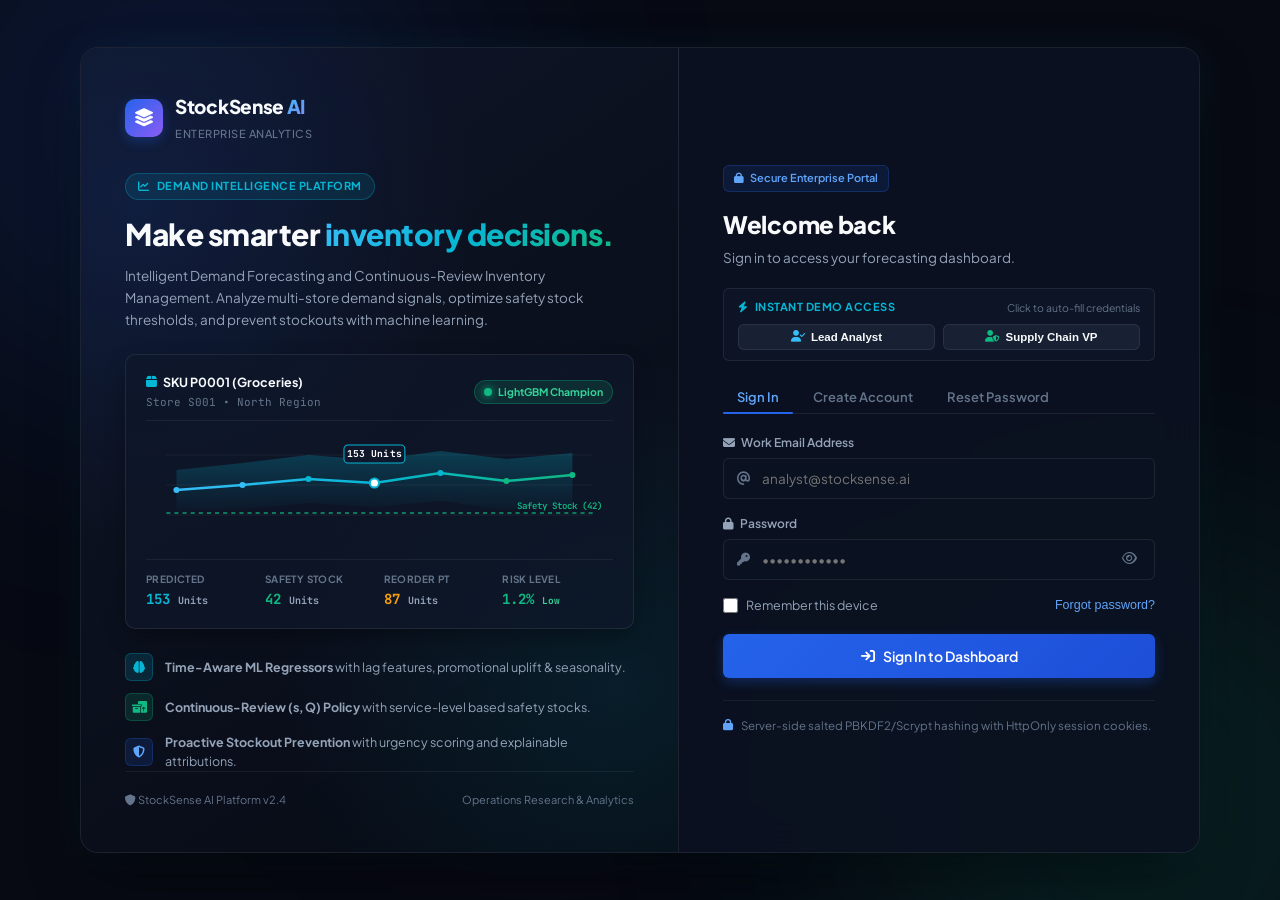
<file: templates/login.html>
<!DOCTYPE html>
<html lang="en">
<head>
    <meta charset="UTF-8">
    <meta name="viewport" content="width=device-width, initial-scale=1.0">
    <title>Sign In — StockSense AI Enterprise</title>
    <meta name="description" content="Sign in to StockSense AI Intelligent Demand Forecasting & Continuous-Review Inventory Management System.">

    <!-- Google Fonts -->
    <link rel="preconnect" href="https://fonts.googleapis.com">
    <link rel="preconnect" href="https://fonts.gstatic.com" crossorigin>
    <link href="https://fonts.googleapis.com/css2?family=JetBrains+Mono:wght@400;500;600;700&family=Plus+Jakarta+Sans:wght@300;400;500;600;700;800&display=swap" rel="stylesheet">

    <!-- Font Awesome Icons -->
    <link rel="stylesheet" href="https://cdnjs.cloudflare.com/ajax/libs/font-awesome/6.5.1/css/all.min.css">

    <!-- Stylesheet -->
    <link rel="stylesheet" href="/static/css/style.css">
</head>
<body>
    <!-- Ambient Background Lighting -->
    <div class="ambient-glow glow-1"></div>
    <div class="ambient-glow glow-2"></div>
    <div class="ambient-glow glow-3"></div>

    <div class="login-page-wrapper">
        <div class="login-container">
            
            <!-- LEFT SECTION: BRANDING & PRODUCT IDENTITY -->
            <section class="login-branding-panel">
                <div class="branding-top">
                    <!-- Brand Header -->
                    <div class="auth-brand-header">
                        <div class="brand-logo-icon">
                            <i class="fa-solid fa-layer-group"></i>
                        </div>
                        <div class="brand-details">
                            <span class="brand-title">StockSense <span class="gradient-text">AI</span></span>
                            <span class="brand-edition">Enterprise Analytics</span>
                        </div>
                    </div>

                    <!-- Hero Badge & Headline -->
                    <div class="auth-badge-pill">
                        <i class="fa-solid fa-chart-line"></i> Demand Intelligence Platform
                    </div>
                    <h1 class="auth-hero-headline">
                        Make smarter <span class="gradient-cyan-text">inventory decisions.</span>
                    </h1>
                    <p class="auth-hero-subtext">
                        Intelligent Demand Forecasting and Continuous-Review Inventory Management. Analyze multi-store demand signals, optimize safety stock thresholds, and prevent stockouts with machine learning.
                    </p>

                    <!-- Subtle Forecasting Visual Telemetry Card -->
                    <div class="auth-telemetry-card" aria-label="Forecast Telemetry Visual">
                        <div class="telemetry-card-top">
                            <div class="telemetry-sku-info">
                                <span class="telemetry-sku-name">
                                    <i class="fa-solid fa-box text-cyan"></i> SKU P0001 (Groceries)
                                </span>
                                <span class="telemetry-store-tag">Store S001 • North Region</span>
                            </div>
                            <span class="telemetry-live-pill">
                                <span class="pulse-dot"></span> LightGBM Champion
                            </span>
                        </div>

                        <!-- SVG 7-Day Forecast Curve with Confidence Interval Band -->
                        <div class="telemetry-svg-container">
                            <svg viewBox="0 0 460 110" preserveAspectRatio="none">
                                <defs>
                                    <linearGradient id="ciGradient" x1="0" y1="0" x2="0" y2="1">
                                        <stop offset="0%" stop-color="#06b6d4" stop-opacity="0.25" />
                                        <stop offset="100%" stop-color="#06b6d4" stop-opacity="0.02" />
                                    </linearGradient>
                                    <linearGradient id="lineGlow" x1="0" y1="0" x2="1" y2="0">
                                        <stop offset="0%" stop-color="#38bdf8" />
                                        <stop offset="50%" stop-color="#06b6d4" />
                                        <stop offset="100%" stop-color="#10b981" />
                                    </linearGradient>
                                </defs>

                                <!-- Grid lines -->
                                <line x1="20" y1="20" x2="440" y2="20" stroke="rgba(255,255,255,0.05)" stroke-width="1" />
                                <line x1="20" y1="50" x2="440" y2="50" stroke="rgba(255,255,255,0.05)" stroke-width="1" />
                                <line x1="20" y1="80" x2="440" y2="80" stroke="rgba(255,255,255,0.05)" stroke-width="1" />

                                <!-- Safety Stock Threshold Line -->
                                <line x1="20" y1="78" x2="440" y2="78" stroke="#10b981" stroke-width="1.5" stroke-dasharray="4,4" opacity="0.8" />
                                <text x="365" y="74" fill="#10b981" font-size="9" font-family="'JetBrains Mono', monospace" font-weight="600">Safety Stock (42)</text>

                                <!-- 95% Confidence Interval Shaded Area -->
                                <polygon points="
                                    30,35  95,28  160,20  225,25  290,16  355,24  420,18
                                    420,70 355,75 290,66  225,72  160,68  95,74  30,76
                                " fill="url(#ciGradient)" />

                                <!-- Predicted Demand Trajectory Line -->
                                <polyline points="30,55 95,50 160,44 225,48 290,38 355,46 420,40" 
                                    fill="none" stroke="url(#lineGlow)" stroke-width="2.5" stroke-linecap="round" stroke-linejoin="round" />

                                <!-- Data points -->
                                <circle cx="30" cy="55" r="3" fill="#38bdf8" />
                                <circle cx="95" cy="50" r="3" fill="#38bdf8" />
                                <circle cx="160" cy="44" r="3" fill="#06b6d4" />
                                <circle cx="225" cy="48" r="4.5" fill="#fff" stroke="#06b6d4" stroke-width="2" />
                                <circle cx="290" cy="38" r="3" fill="#06b6d4" />
                                <circle cx="355" cy="46" r="3" fill="#10b981" />
                                <circle cx="420" cy="40" r="3" fill="#10b981" />

                                <!-- Tooltip highlight above active point -->
                                <rect x="195" y="10" width="60" height="18" rx="4" fill="#0f172a" stroke="#06b6d4" stroke-width="1" />
                                <text x="225" y="22" fill="#fff" font-size="9.5" font-family="'JetBrains Mono', monospace" font-weight="700" text-anchor="middle">153 Units</text>
                            </svg>
                        </div>

                        <!-- Mini metrics summary -->
                        <div class="telemetry-metrics-bar">
                            <div class="telemetry-stat">
                                <span class="stat-label">Predicted</span>
                                <span class="stat-val text-cyan">153 <small style="font-size:10px; color:#94a3b8;">Units</small></span>
                            </div>
                            <div class="telemetry-stat">
                                <span class="stat-label">Safety Stock</span>
                                <span class="stat-val text-emerald">42 <small style="font-size:10px; color:#94a3b8;">Units</small></span>
                            </div>
                            <div class="telemetry-stat">
                                <span class="stat-label">Reorder Pt</span>
                                <span class="stat-val text-amber">87 <small style="font-size:10px; color:#94a3b8;">Units</small></span>
                            </div>
                            <div class="telemetry-stat">
                                <span class="stat-label">Risk Level</span>
                                <span class="stat-val text-emerald">1.2% <small style="font-size:9.5px; color:#34d399;">Low</small></span>
                            </div>
                        </div>
                    </div>

                    <!-- Core Platform Capabilities -->
                    <div class="auth-features-list">
                        <div class="auth-feature-item">
                            <div class="auth-feature-icon icon-cyan">
                                <i class="fa-solid fa-brain"></i>
                            </div>
                            <span><strong>Time-Aware ML Regressors</strong> with lag features, promotional uplift & seasonality.</span>
                        </div>
                        <div class="auth-feature-item">
                            <div class="auth-feature-icon icon-emerald">
                                <i class="fa-solid fa-boxes-packing"></i>
                            </div>
                            <span><strong>Continuous-Review (s, Q) Policy</strong> with service-level based safety stocks.</span>
                        </div>
                        <div class="auth-feature-item">
                            <div class="auth-feature-icon icon-blue">
                                <i class="fa-solid fa-shield-halved"></i>
                            </div>
                            <span><strong>Proactive Stockout Prevention</strong> with urgency scoring and explainable attributions.</span>
                        </div>
                    </div>
                </div>

                <!-- Left Footer -->
                <div class="branding-footer">
                    <span><i class="fa-solid fa-shield"></i> StockSense AI Platform v2.4</span>
                    <span>Operations Research & Analytics</span>
                </div>
            </section>

            <!-- RIGHT SECTION: LOGIN FORM -->
            <section class="login-form-panel">
                <!-- Portal Security Badge -->
                <div class="auth-portal-badge">
                    <i class="fa-solid fa-lock"></i> Secure Enterprise Portal
                </div>

                <!-- Form Header -->
                <h2 class="auth-form-title">Welcome back</h2>
                <p class="auth-form-desc">Sign in to access your forecasting dashboard.</p>

                <!-- Quick Demo Access Bar -->
                <div class="demo-quick-bar" id="demoQuickBar">
                    <div class="demo-bar-top">
                        <span class="demo-bar-label">
                            <i class="fa-solid fa-bolt"></i> Instant Demo Access
                        </span>
                        <span class="demo-bar-hint">Click to auto-fill credentials</span>
                    </div>
                    <div class="demo-pill-group">
                        <button type="button" class="btn-demo-pill" id="btnFillAnalyst" title="Auto-fill Analyst Credentials (demo@stocksense.ai)">
                            <i class="fa-solid fa-user-check" style="color: #38bdf8;"></i> Lead Analyst
                        </button>
                        <button type="button" class="btn-demo-pill" id="btnFillAdmin" title="Auto-fill Director Credentials (admin@stocksense.ai)">
                            <i class="fa-solid fa-user-shield" style="color: #10b981;"></i> Supply Chain VP
                        </button>
                    </div>
                </div>

                <!-- Tab Navigation (Sign In / Register / Reset) -->
                <div class="auth-tab-bar" role="tablist">
                    <button class="auth-tab active" id="tabBtnSignIn" data-tab="pane-signin" role="tab" aria-selected="true">
                        Sign In
                    </button>
                    <button class="auth-tab" id="tabBtnRegister" data-tab="pane-register" role="tab" aria-selected="false">
                        Create Account
                    </button>
                    <button class="auth-tab" id="tabBtnRecover" data-tab="pane-recover" role="tab" aria-selected="false">
                        Reset Password
                    </button>
                </div>

                <!-- Status / Alert Message Container -->
                <div class="auth-alert" id="authAlert" role="alert">
                    <i class="fa-solid fa-circle-exclamation" id="authAlertIcon"></i>
                    <span id="authAlertText">Notification message</span>
                </div>

                <!-- ========================================== -->
                <!-- TAB PANE 1: SIGN IN FORM                   -->
                <!-- ========================================== -->
                <form class="auth-form-pane active" id="pane-signin" novalidate>
                    <!-- Email Field -->
                    <div class="auth-field-group">
                        <label for="signinEmail">
                            <i class="fa-solid fa-envelope"></i> Work Email Address
                        </label>
                        <div class="auth-input-wrapper">
                            <i class="fa-solid fa-at input-leading-icon"></i>
                            <input 
                                type="email" 
                                id="signinEmail" 
                                name="email" 
                                class="auth-input" 
                                placeholder="analyst@stocksense.ai" 
                                autocomplete="email"
                                required
                            >
                        </div>
                        <span class="auth-field-error" id="signinEmailError">Please enter a valid work email address.</span>
                    </div>

                    <!-- Password Field -->
                    <div class="auth-field-group">
                        <label for="signinPassword">
                            <i class="fa-solid fa-lock"></i> Password
                        </label>
                        <div class="auth-input-wrapper">
                            <i class="fa-solid fa-key input-leading-icon"></i>
                            <input 
                                type="password" 
                                id="signinPassword" 
                                name="password" 
                                class="auth-input" 
                                placeholder="••••••••••••" 
                                autocomplete="current-password"
                                required
                            >
                            <button type="button" class="btn-toggle-password" id="btnToggleSigninPassword" title="Show or hide password" aria-label="Toggle password visibility">
                                <i class="fa-regular fa-eye" id="signinEyeIcon"></i>
                            </button>
                        </div>
                        <span class="auth-field-error" id="signinPasswordError">Password is required.</span>
                    </div>

                    <!-- Options Row: Remember Me & Forgot Password -->
                    <div class="auth-options-row">
                        <label class="auth-remember-label">
                            <input type="checkbox" id="rememberMe" name="remember_me">
                            <span>Remember this device</span>
                        </label>
                        <button type="button" class="auth-link" id="linkForgotPassword">
                            Forgot password?
                        </button>
                    </div>

                    <!-- Primary Sign In Submit Button -->
                    <button type="submit" class="btn-primary btn-block btn-auth-submit" id="btnSignInSubmit">
                        <i class="fa-solid fa-arrow-right-to-bracket" id="signinBtnIcon"></i>
                        <span id="signinBtnText">Sign In to Dashboard</span>
                    </button>
                </form>

                <!-- ========================================== -->
                <!-- TAB PANE 2: CREATE ACCOUNT FORM            -->
                <!-- ========================================== -->
                <form class="auth-form-pane" id="pane-register" novalidate>
                    <!-- Full Name -->
                    <div class="auth-field-group">
                        <label for="regFullName">
                            <i class="fa-solid fa-user"></i> Full Name
                        </label>
                        <div class="auth-input-wrapper">
                            <i class="fa-solid fa-id-badge input-leading-icon"></i>
                            <input 
                                type="text" 
                                id="regFullName" 
                                name="full_name" 
                                class="auth-input" 
                                placeholder="e.g. Jordan Miller" 
                                autocomplete="name"
                                required
                            >
                        </div>
                        <span class="auth-field-error" id="regNameError">Full name is required.</span>
                    </div>

                    <!-- Work Email -->
                    <div class="auth-field-group">
                        <label for="regEmail">
                            <i class="fa-solid fa-envelope"></i> Work Email Address
                        </label>
                        <div class="auth-input-wrapper">
                            <i class="fa-solid fa-at input-leading-icon"></i>
                            <input 
                                type="email" 
                                id="regEmail" 
                                name="email" 
                                class="auth-input" 
                                placeholder="name@enterprise.com" 
                                autocomplete="email"
                                required
                            >
                        </div>
                        <span class="auth-field-error" id="regEmailError">Please enter a valid email address.</span>
                    </div>

                    <!-- Role Selection -->
                    <div class="auth-field-group">
                        <label for="regRole">
                            <i class="fa-solid fa-briefcase"></i> Organizational Role
                        </label>
                        <div class="auth-input-wrapper">
                            <i class="fa-solid fa-sitemap input-leading-icon"></i>
                            <select id="regRole" name="role" class="auth-input" style="padding-left: 38px;">
                                <option value="Inventory Analyst" selected>Inventory Analyst</option>
                                <option value="Supply Chain Planner">Supply Chain Planner</option>
                                <option value="Operations Director">Operations Director</option>
                                <option value="Data Scientist">Data Scientist</option>
                                <option value="Store Manager">Store Manager</option>
                            </select>
                        </div>
                    </div>

                    <!-- Password -->
                    <div class="auth-field-group">
                        <label for="regPassword">
                            <i class="fa-solid fa-lock"></i> Create Password (min 6 characters)
                        </label>
                        <div class="auth-input-wrapper">
                            <i class="fa-solid fa-key input-leading-icon"></i>
                            <input 
                                type="password" 
                                id="regPassword" 
                                name="password" 
                                class="auth-input" 
                                placeholder="••••••••••••" 
                                autocomplete="new-password"
                                required
                            >
                            <button type="button" class="btn-toggle-password" id="btnToggleRegPassword" title="Show or hide password" aria-label="Toggle password visibility">
                                <i class="fa-regular fa-eye" id="regEyeIcon"></i>
                            </button>
                        </div>
                        <span class="auth-field-error" id="regPasswordError">Password must be at least 6 characters.</span>
                    </div>

                    <!-- Register Submit Button -->
                    <button type="submit" class="btn-primary btn-block btn-auth-submit" id="btnRegisterSubmit">
                        <i class="fa-solid fa-user-plus" id="regBtnIcon"></i>
                        <span id="regBtnText">Create Enterprise Account</span>
                    </button>
                </form>

                <!-- ========================================== -->
                <!-- TAB PANE 3: PASSWORD RECOVERY              -->
                <!-- ========================================== -->
                <form class="auth-form-pane" id="pane-recover" novalidate>
                    <p style="font-size: 13px; color: var(--text-secondary); margin-bottom: 6px; line-height: 1.5;">
                        Enter your registered enterprise email address to verify your account and receive recovery credentials.
                    </p>

                    <div class="auth-field-group">
                        <label for="recoverEmail">
                            <i class="fa-solid fa-envelope"></i> Registered Email
                        </label>
                        <div class="auth-input-wrapper">
                            <i class="fa-solid fa-at input-leading-icon"></i>
                            <input 
                                type="email" 
                                id="recoverEmail" 
                                name="email" 
                                class="auth-input" 
                                placeholder="analyst@stocksense.ai" 
                                required
                            >
                        </div>
                        <span class="auth-field-error" id="recoverEmailError">Please enter a valid email address.</span>
                    </div>

                    <!-- Optional Token Direct Reset Box (Shown if token generated or provided) -->
                    <div id="tokenResetSection" style="display: none; flex-direction: column; gap: 14px; margin-top: 8px;">
                        <div class="auth-field-group">
                            <label for="resetToken">
                                <i class="fa-solid fa-ticket"></i> Reset Security Token
                            </label>
                            <div class="auth-input-wrapper">
                                <i class="fa-solid fa-shield-check input-leading-icon"></i>
                                <input type="text" id="resetToken" class="auth-input" placeholder="Security token...">
                            </div>
                        </div>

                        <div class="auth-field-group">
                            <label for="resetNewPassword">
                                <i class="fa-solid fa-key"></i> New Password
                            </label>
                            <div class="auth-input-wrapper">
                                <i class="fa-solid fa-lock input-leading-icon"></i>
                                <input type="password" id="resetNewPassword" class="auth-input" placeholder="Min 6 characters">
                            </div>
                        </div>

                        <button type="button" class="btn-primary btn-block btn-auth-submit" id="btnApplyPasswordReset">
                            <i class="fa-solid fa-check"></i> Set New Password
                        </button>
                    </div>

                    <button type="submit" class="btn-primary btn-block btn-auth-submit" id="btnRecoverSubmit">
                        <i class="fa-solid fa-paper-plane" id="recoverBtnIcon"></i>
                        <span id="recoverBtnText">Send Recovery Request</span>
                    </button>
                </form>

                <!-- Security Assurance Footer -->
                <div class="auth-security-notice">
                    <i class="fa-solid fa-lock"></i>
                    <span>Server-side salted PBKDF2/Scrypt hashing with HttpOnly session cookies.</span>
                </div>
            </section>

        </div>
    </div>

    <!-- Notification Toast Element -->
    <div class="toast-notification" id="toastNotification">
        <i class="fa-solid fa-circle-check toast-icon"></i>
        <span class="toast-message" id="toastMessage">Action completed successfully.</span>
    </div>

    <!-- Login JavaScript Controller -->
    <script src="/static/js/login.js"></script>
</body>
</html>
</file>
<file: static/css/style.css>
/* ==========================================================================
   StockSense AI - Enterprise SaaS Design System
   Modern Dark Mode, Deep Navy Slate, Glassmorphism, Micro-Animations
   ========================================================================== */

:root {
    --bg-base: #070a13;
    --bg-sidebar: #0b1120;
    --bg-workspace: #080d1a;
    --bg-card: rgba(15, 23, 42, 0.75);
    --bg-card-hover: rgba(22, 33, 58, 0.85);
    --bg-input: rgba(11, 18, 33, 0.95);
    --bg-elevated: #111a2e;

    --border-subtle: rgba(255, 255, 255, 0.08);
    --border-card: rgba(255, 255, 255, 0.09);
    --border-focus: #3b82f6;

    --text-primary: #f8fafc;
    --text-secondary: #94a3b8;
    --text-muted: #64748b;

    /* Semantic Accents */
    --accent-blue: #2563eb;
    --accent-blue-hover: #1d4ed8;
    --accent-cyan: #06b6d4;
    --accent-cyan-glow: rgba(6, 182, 212, 0.2);
    --accent-emerald: #10b981;
    --accent-emerald-glow: rgba(16, 185, 129, 0.2);
    --accent-amber: #f59e0b;
    --accent-amber-glow: rgba(245, 158, 11, 0.2);
    --accent-rose: #f43f5e;
    --accent-rose-glow: rgba(244, 63, 94, 0.2);
    --accent-purple: #8b5cf6;
    --accent-purple-glow: rgba(139, 92, 246, 0.2);

    --font-sans: 'Plus Jakarta Sans', -apple-system, BlinkMacSystemFont, 'Segoe UI', Roboto, sans-serif;
    --font-mono: 'JetBrains Mono', monospace;

    --radius-sm: 6px;
    --radius-md: 10px;
    --radius-lg: 14px;
    --radius-xl: 18px;

    --shadow-card: 0 4px 20px -2px rgba(0, 0, 0, 0.4);
    --shadow-glow: 0 0 25px rgba(37, 99, 235, 0.25);
    --transition-fast: 0.2s cubic-bezier(0.16, 1, 0.3, 1);
}

/* Base Reset */
*, *::before, *::after {
    box-sizing: border-box;
    margin: 0;
    padding: 0;
}

body {
    background-color: var(--bg-base);
    color: var(--text-primary);
    font-family: var(--font-sans);
    line-height: 1.5;
    overflow-x: hidden;
    min-height: 100vh;
    -webkit-font-smoothing: antialiased;
}

/* Ambient Radiant Glows */
.ambient-glow {
    position: fixed;
    border-radius: 50%;
    filter: blur(140px);
    pointer-events: none;
    z-index: 0;
    opacity: 0.35;
}
.glow-1 {
    width: 650px;
    height: 650px;
    background: radial-gradient(circle, var(--accent-blue) 0%, transparent 70%);
    top: -200px;
    left: -150px;
}
.glow-2 {
    width: 600px;
    height: 600px;
    background: radial-gradient(circle, var(--accent-emerald) 0%, transparent 70%);
    bottom: -200px;
    right: -150px;
}
.glow-3 {
    width: 450px;
    height: 450px;
    background: radial-gradient(circle, var(--accent-purple) 0%, transparent 70%);
    top: 35%;
    left: 25%;
    opacity: 0.2;
}

/* App Container Layout */
.app-container {
    position: relative;
    z-index: 1;
    display: flex;
    min-height: 100vh;
}

/* ============================================================== */
/* SIDEBAR                                                        */
/* ============================================================== */
.app-sidebar {
    width: 260px;
    min-width: 260px;
    background-color: var(--bg-sidebar);
    border-right: 1px solid var(--border-subtle);
    display: flex;
    flex-direction: column;
    height: 100vh;
    position: sticky;
    top: 0;
    z-index: 100;
}

.sidebar-brand {
    padding: 22px 20px;
    display: flex;
    align-items: center;
    gap: 12px;
    border-bottom: 1px solid var(--border-subtle);
}

.brand-logo-icon {
    width: 38px;
    height: 38px;
    border-radius: var(--radius-md);
    background: linear-gradient(135deg, var(--accent-blue), var(--accent-purple));
    display: flex;
    align-items: center;
    justify-content: center;
    font-size: 18px;
    color: #fff;
    box-shadow: 0 4px 12px rgba(37, 99, 235, 0.3);
}

.brand-title {
    font-size: 17px;
    font-weight: 800;
    letter-spacing: -0.3px;
    display: block;
}

.gradient-text {
    background: linear-gradient(135deg, #38bdf8, #818cf8);
    -webkit-background-clip: text;
    -webkit-text-fill-color: transparent;
}

.brand-edition {
    font-size: 11px;
    color: var(--text-muted);
    font-weight: 500;
    letter-spacing: 0.5px;
    text-transform: uppercase;
}

.sidebar-nav {
    flex: 1;
    overflow-y: auto;
    padding: 16px 12px;
    display: flex;
    flex-direction: column;
    gap: 4px;
}

.nav-section-label {
    font-size: 10px;
    font-weight: 700;
    color: var(--text-muted);
    letter-spacing: 1px;
    padding: 12px 10px 4px 10px;
    text-transform: uppercase;
}

.nav-item {
    display: flex;
    align-items: center;
    gap: 12px;
    padding: 10px 14px;
    border-radius: var(--radius-sm);
    background: transparent;
    border: none;
    color: var(--text-secondary);
    font-family: var(--font-sans);
    font-size: 13.5px;
    font-weight: 500;
    cursor: pointer;
    text-align: left;
    transition: all var(--transition-fast);
    position: relative;
    width: 100%;
}

.nav-item i {
    font-size: 15px;
    width: 18px;
    text-align: center;
    color: var(--text-muted);
    transition: color var(--transition-fast);
}

.nav-item:hover {
    background-color: rgba(255, 255, 255, 0.05);
    color: var(--text-primary);
}

.nav-item:hover i {
    color: var(--accent-cyan);
}

.nav-item.active {
    background: linear-gradient(90deg, rgba(37, 99, 235, 0.18), rgba(37, 99, 235, 0.04));
    color: #fff;
    font-weight: 600;
    border-left: 3px solid var(--accent-blue);
}

.nav-item.active i {
    color: #60a5fa;
}

.badge-alert-count {
    margin-left: auto;
    background-color: var(--accent-rose);
    color: #fff;
    font-size: 10px;
    font-weight: 700;
    padding: 2px 7px;
    border-radius: 10px;
}

.sidebar-footer {
    padding: 14px;
    border-top: 1px solid var(--border-subtle);
    display: flex;
    flex-direction: column;
    gap: 10px;
    background-color: rgba(7, 10, 19, 0.5);
}

.engine-status-card {
    background: rgba(15, 23, 42, 0.7);
    border: 1px solid var(--border-subtle);
    border-radius: var(--radius-sm);
    padding: 8px 12px;
}

.status-indicator {
    display: flex;
    align-items: center;
    gap: 8px;
}

.pulse-dot {
    width: 8px;
    height: 8px;
    background-color: var(--accent-emerald);
    border-radius: 50%;
    box-shadow: 0 0 8px var(--accent-emerald);
    animation: pulse 2s infinite;
}

@keyframes pulse {
    0% { transform: scale(0.95); box-shadow: 0 0 0 0 rgba(16, 185, 129, 0.7); }
    70% { transform: scale(1); box-shadow: 0 0 0 6px rgba(16, 185, 129, 0); }
    100% { transform: scale(0.95); box-shadow: 0 0 0 0 rgba(16, 185, 129, 0); }
}

.status-text {
    font-size: 11px;
    font-weight: 600;
    color: var(--text-primary);
}

.engine-model-sub {
    font-size: 10px;
    color: var(--text-muted);
    display: block;
    margin-top: 2px;
}

.btn-quick-pdf {
    display: flex;
    align-items: center;
    justify-content: center;
    gap: 8px;
    padding: 8px 12px;
    border-radius: var(--radius-sm);
    background: rgba(244, 63, 94, 0.12);
    border: 1px solid rgba(244, 63, 94, 0.3);
    color: #fda4af;
    text-decoration: none;
    font-size: 11.5px;
    font-weight: 600;
    transition: all var(--transition-fast);
}

.btn-quick-pdf:hover {
    background: rgba(244, 63, 94, 0.22);
    color: #fff;
}

/* ============================================================== */
/* WORKSPACE & TOP BAR                                            */
/* ============================================================== */
.app-workspace {
    flex: 1;
    display: flex;
    flex-direction: column;
    min-width: 0;
    background-color: var(--bg-workspace);
}

.app-topbar {
    height: 68px;
    border-bottom: 1px solid var(--border-subtle);
    background-color: rgba(11, 17, 32, 0.85);
    backdrop-filter: blur(16px);
    display: flex;
    align-items: center;
    justify-content: space-between;
    padding: 0 28px;
    position: sticky;
    top: 0;
    z-index: 90;
}

.page-title {
    font-size: 18px;
    font-weight: 700;
    color: var(--text-primary);
    letter-spacing: -0.2px;
}

.page-desc {
    font-size: 12px;
    color: var(--text-muted);
    display: block;
}

.topbar-controls {
    display: flex;
    align-items: center;
    gap: 14px;
}

.control-box {
    display: flex;
    align-items: center;
    gap: 8px;
    background: var(--bg-elevated);
    border: 1px solid var(--border-subtle);
    border-radius: var(--radius-sm);
    padding: 6px 12px;
}

.control-box label {
    font-size: 11px;
    color: var(--text-muted);
    font-weight: 600;
    display: flex;
    align-items: center;
    gap: 4px;
}

.form-select-sm {
    background: transparent;
    border: none;
    color: var(--text-primary);
    font-family: var(--font-sans);
    font-size: 12.5px;
    font-weight: 500;
    cursor: pointer;
    outline: none;
}

.form-select-sm option {
    background-color: var(--bg-elevated);
    color: var(--text-primary);
}

.btn-icon-action {
    width: 36px;
    height: 36px;
    border-radius: var(--radius-sm);
    background: var(--bg-elevated);
    border: 1px solid var(--border-subtle);
    color: var(--text-secondary);
    display: flex;
    align-items: center;
    justify-content: center;
    cursor: pointer;
    transition: all var(--transition-fast);
}

.btn-icon-action:hover {
    color: var(--text-primary);
    background: rgba(255, 255, 255, 0.08);
}

/* ============================================================== */
/* CONTENT PANES                                                  */
/* ============================================================== */
.pane-container {
    padding: 24px 28px 40px 28px;
    flex: 1;
}

.content-pane {
    display: none;
    animation: fadeIn 0.25s ease forwards;
}

.content-pane.active {
    display: block;
}

@keyframes fadeIn {
    from { opacity: 0; transform: translateY(6px); }
    to { opacity: 1; transform: translateY(0); }
}

/* Glass Card */
.glass-card {
    background: var(--bg-card);
    backdrop-filter: blur(14px);
    border: 1px solid var(--border-card);
    border-radius: var(--radius-lg);
    padding: 20px;
    box-shadow: var(--shadow-card);
}

.card-header-bar {
    display: flex;
    align-items: center;
    justify-content: space-between;
    margin-bottom: 18px;
}

.header-left {
    display: flex;
    align-items: center;
    gap: 10px;
}

.header-left h3 {
    font-size: 15px;
    font-weight: 700;
    color: var(--text-primary);
    letter-spacing: -0.2px;
}

/* Two Column Grid */
.two-column-layout {
    display: grid;
    grid-template-columns: 1fr 1fr;
    gap: 20px;
}

/* ============================================================== */
/* PANE 1: FORECAST SUMMARY (Matches Fig 4.5.1)                  */
/* ============================================================== */
.pane-sub-header {
    display: flex;
    align-items: center;
    justify-content: space-between;
    margin-bottom: 18px;
}

.sub-title {
    font-size: 17px;
    font-weight: 700;
    color: var(--text-primary);
    margin-right: 12px;
}

.sku-tag {
    font-size: 12px;
    font-weight: 600;
    color: var(--accent-cyan);
    background: rgba(6, 182, 212, 0.1);
    border: 1px solid rgba(6, 182, 212, 0.25);
    padding: 4px 10px;
    border-radius: 20px;
}

.horizon-badge {
    font-size: 12px;
    font-weight: 600;
    color: var(--text-secondary);
    background: var(--bg-elevated);
    border: 1px solid var(--border-subtle);
    padding: 5px 12px;
    border-radius: 20px;
}

/* 4 Metric Cards Grid */
.metric-cards-grid {
    display: grid;
    grid-template-columns: repeat(4, 1fr);
    gap: 16px;
    margin-bottom: 18px;
}

.metric-card {
    background: var(--bg-card);
    border: 1px solid var(--border-card);
    border-radius: var(--radius-lg);
    padding: 18px;
    position: relative;
    overflow: hidden;
    box-shadow: var(--shadow-card);
    transition: transform var(--transition-fast), border-color var(--transition-fast);
}

.metric-card:hover {
    transform: translateY(-2px);
}

.card-cyan { border-top: 3px solid var(--accent-cyan); }
.card-emerald { border-top: 3px solid var(--accent-emerald); }
.card-amber { border-top: 3px solid var(--accent-amber); }
.card-rose { border-top: 3px solid var(--accent-rose); }
.card-purple { border-top: 3px solid var(--accent-purple); }

.card-top {
    display: flex;
    align-items: center;
    justify-content: space-between;
    margin-bottom: 10px;
}

.card-icon-title {
    display: flex;
    align-items: center;
    gap: 8px;
    font-size: 13px;
    font-weight: 600;
    color: var(--text-secondary);
}

.card-cyan .card-icon-title i { color: var(--accent-cyan); }
.card-emerald .card-icon-title i { color: var(--accent-emerald); }
.card-amber .card-icon-title i { color: var(--accent-amber); }
.card-rose .card-icon-title i { color: var(--accent-rose); }

.badge-sub {
    font-size: 10px;
    font-weight: 600;
    padding: 2px 8px;
    border-radius: 12px;
    background: rgba(255, 255, 255, 0.06);
    color: var(--text-muted);
}

.card-value-row {
    display: flex;
    align-items: baseline;
    gap: 8px;
    margin-bottom: 12px;
}

.card-value {
    font-size: 32px;
    font-weight: 800;
    letter-spacing: -0.5px;
    font-family: var(--font-mono);
}

.card-cyan .card-value { color: #67e8f9; }
.card-emerald .card-value { color: #6ee7b7; }
.card-amber .card-value { color: #fde047; }
.card-rose .card-value { color: #fda4af; }

.card-unit {
    font-size: 14px;
    font-weight: 600;
    color: var(--text-secondary);
}

.card-mini-chart {
    height: 60px;
    width: 100%;
}

/* Replenishment Action Banner (Fig 4.5.1) */
.replenishment-action-banner {
    background: linear-gradient(90deg, #101c33 0%, #0d172b 100%);
    border: 1px solid rgba(245, 158, 11, 0.35);
    border-radius: var(--radius-lg);
    padding: 20px 24px;
    display: flex;
    align-items: center;
    gap: 24px;
    margin-bottom: 22px;
    box-shadow: 0 4px 20px rgba(245, 158, 11, 0.08);
}

.action-status-box {
    border: 2px solid var(--accent-amber);
    color: #fde047;
    background: rgba(245, 158, 11, 0.12);
    font-size: 15px;
    font-weight: 800;
    padding: 12px 20px;
    border-radius: var(--radius-md);
    letter-spacing: 0.5px;
    text-align: center;
    white-space: nowrap;
}

.action-status-box.optimal {
    border-color: var(--accent-emerald);
    color: #6ee7b7;
    background: rgba(16, 185, 129, 0.12);
}

.action-details {
    flex: 1;
}

.action-headline {
    font-size: 26px;
    font-weight: 800;
    color: #fff;
    letter-spacing: -0.3px;
}

.action-headline strong {
    color: #fde047;
}

.action-sub {
    font-size: 13px;
    color: var(--text-secondary);
    margin-top: 3px;
}

.action-sub strong {
    color: var(--text-primary);
}

/* Big Chart Wrapper */
.chart-wrapper {
    position: relative;
    height: 320px;
    width: 100%;
}

.donut-wrapper {
    height: 280px;
}

/* ============================================================== */
/* BUTTONS & CONTROLS                                             */
/* ============================================================== */
.btn-primary {
    background: linear-gradient(135deg, var(--accent-blue), #1d4ed8);
    color: #fff;
    border: none;
    border-radius: var(--radius-sm);
    padding: 10px 18px;
    font-family: var(--font-sans);
    font-size: 13px;
    font-weight: 600;
    cursor: pointer;
    display: inline-flex;
    align-items: center;
    gap: 8px;
    transition: all var(--transition-fast);
    box-shadow: 0 4px 12px rgba(37, 99, 235, 0.3);
    text-decoration: none;
}

.btn-primary:hover {
    background: linear-gradient(135deg, #3b82f6, #2563eb);
    transform: translateY(-1px);
    box-shadow: 0 6px 16px rgba(37, 99, 235, 0.4);
}

.btn-secondary {
    background: var(--bg-elevated);
    color: var(--text-primary);
    border: 1px solid var(--border-subtle);
    border-radius: var(--radius-sm);
    padding: 9px 16px;
    font-family: var(--font-sans);
    font-size: 12.5px;
    font-weight: 600;
    cursor: pointer;
    display: inline-flex;
    align-items: center;
    gap: 8px;
    transition: all var(--transition-fast);
    text-decoration: none;
}

.btn-secondary:hover {
    background: rgba(255, 255, 255, 0.08);
    border-color: rgba(255, 255, 255, 0.15);
}

.btn-sm {
    padding: 6px 12px;
    font-size: 12px;
}

.btn-danger-outline {
    background: transparent;
    color: #fda4af;
    border: 1px solid rgba(244, 63, 94, 0.4);
    border-radius: var(--radius-sm);
    padding: 6px 12px;
    font-size: 12px;
    font-weight: 600;
    cursor: pointer;
    transition: all var(--transition-fast);
}

.btn-danger-outline:hover {
    background: rgba(244, 63, 94, 0.15);
    color: #fff;
}

.btn-block {
    width: 100%;
    justify-content: center;
}

/* ============================================================== */
/* FORMS & INPUTS                                                 */
/* ============================================================== */
.inputs-grid-form {
    display: flex;
    flex-direction: column;
    gap: 14px;
}

.form-row-duo {
    display: grid;
    grid-template-columns: 1fr 1fr;
    gap: 12px;
}

.form-field {
    display: flex;
    flex-direction: column;
    gap: 6px;
}

.form-field label {
    font-size: 11.5px;
    font-weight: 600;
    color: var(--text-secondary);
    display: flex;
    align-items: center;
    gap: 6px;
}

.form-input {
    background-color: var(--bg-input);
    border: 1px solid var(--border-subtle);
    border-radius: var(--radius-sm);
    padding: 9px 12px;
    color: var(--text-primary);
    font-family: var(--font-sans);
    font-size: 13px;
    outline: none;
    transition: border-color var(--transition-fast);
}

.form-input:focus {
    border-color: var(--border-focus);
    box-shadow: 0 0 0 2px rgba(59, 130, 246, 0.2);
}

/* ============================================================== */
/* PANE 2: PRODUCT-LEVEL ML OUTPUT (Matches Fig 4.5.2)           */
/* ============================================================== */
.output-headline-center {
    text-align: center;
    padding: 24px 16px;
    border-bottom: 1px solid var(--border-subtle);
}

.output-caption {
    font-size: 13px;
    font-weight: 600;
    color: var(--text-secondary);
    text-transform: uppercase;
    letter-spacing: 0.5px;
}

.output-big-number {
    font-size: 46px;
    font-weight: 800;
    color: #fff;
    margin: 8px 0;
    font-family: var(--font-mono);
}

.output-big-number .unit-text {
    font-size: 20px;
    font-weight: 600;
    color: var(--text-secondary);
}

.output-ci {
    font-size: 13px;
    color: var(--accent-cyan);
    font-weight: 600;
    display: block;
}

.output-rev {
    font-size: 12.5px;
    color: var(--text-muted);
    display: block;
    margin-top: 4px;
}

.feature-importance-section {
    padding: 18px 0;
    border-bottom: 1px solid var(--border-subtle);
}

.section-title-sub {
    font-size: 11px;
    font-weight: 700;
    color: var(--text-muted);
    letter-spacing: 0.8px;
    margin-bottom: 12px;
}

.attribution-bars {
    display: flex;
    flex-direction: column;
    gap: 10px;
}

.att-row {
    display: flex;
    align-items: center;
    gap: 12px;
}

.att-label {
    width: 120px;
    font-size: 12.5px;
    color: var(--text-secondary);
    font-weight: 500;
}

.att-bar-track {
    flex: 1;
    height: 10px;
    background: rgba(255, 255, 255, 0.06);
    border-radius: 5px;
    overflow: hidden;
}

.att-bar-fill {
    height: 100%;
    background: linear-gradient(90deg, var(--accent-blue), var(--accent-cyan));
    border-radius: 5px;
}

.att-val {
    width: 70px;
    text-align: right;
    font-size: 12px;
    font-family: var(--font-mono);
    font-weight: 600;
}

.inventory-quick-summary {
    display: grid;
    grid-template-columns: repeat(4, 1fr);
    gap: 10px;
    padding: 16px 0;
}

.quick-metric {
    background: var(--bg-elevated);
    padding: 10px;
    border-radius: var(--radius-sm);
    text-align: center;
}

.qm-label {
    font-size: 10.5px;
    color: var(--text-muted);
    display: block;
}

.qm-value {
    font-size: 14px;
    font-weight: 700;
    color: var(--text-primary);
    margin-top: 2px;
    display: block;
}

.academic-note-box {
    background: rgba(15, 23, 42, 0.6);
    border: 1px solid var(--border-subtle);
    border-radius: var(--radius-sm);
    padding: 10px 14px;
    display: flex;
    align-items: flex-start;
    gap: 10px;
    font-size: 11.5px;
    color: var(--text-muted);
    margin-top: 12px;
    line-height: 1.4;
}

/* ============================================================== */
/* PANE 3: CSV VALIDATION & BATCH (Matches Fig 4.5.3)             */
/* ============================================================== */
.drop-zone {
    border: 2px dashed rgba(255, 255, 255, 0.15);
    border-radius: var(--radius-lg);
    padding: 36px 20px;
    text-align: center;
    display: flex;
    flex-direction: column;
    align-items: center;
    gap: 10px;
    background: rgba(11, 18, 33, 0.5);
    transition: all var(--transition-fast);
}

.drop-zone.dragover {
    border-color: var(--accent-cyan);
    background: rgba(6, 182, 212, 0.08);
}

.drop-icon {
    font-size: 40px;
    color: var(--accent-cyan);
}

.drop-title {
    font-size: 15px;
    font-weight: 700;
    color: var(--text-primary);
}

.drop-sub {
    font-size: 12px;
    color: var(--text-muted);
}

.btn-file-picker {
    cursor: pointer;
    margin-top: 6px;
}

.file-stat-chips {
    display: flex;
    gap: 10px;
    margin: 16px 0;
    flex-wrap: wrap;
}

.stat-chip {
    background: var(--bg-elevated);
    border: 1px solid var(--border-subtle);
    border-radius: var(--radius-sm);
    padding: 6px 12px;
    font-size: 12px;
    font-weight: 600;
    display: flex;
    align-items: center;
    gap: 6px;
}

.data-preview-section {
    margin-top: 18px;
}

/* Batch Hero Card */
.batch-progress-box {
    margin-bottom: 20px;
}

.progress-bar-track {
    height: 8px;
    background: rgba(255, 255, 255, 0.08);
    border-radius: 4px;
    overflow: hidden;
}

.progress-bar-fill {
    height: 100%;
    background: linear-gradient(90deg, var(--accent-blue), var(--accent-cyan));
    border-radius: 4px;
    transition: width 0.4s ease;
}

.progress-percent-row {
    display: flex;
    justify-content: space-between;
    font-size: 11.5px;
    color: var(--text-muted);
    margin-top: 6px;
}

.batch-hero-card {
    background: linear-gradient(135deg, rgba(37, 99, 235, 0.15), rgba(139, 92, 246, 0.15));
    border: 1px solid rgba(99, 102, 241, 0.3);
    border-radius: var(--radius-lg);
    padding: 28px 20px;
    text-align: center;
    margin-bottom: 18px;
}

.batch-hero-count {
    font-size: 30px;
    font-weight: 800;
    color: #fff;
    display: block;
    font-family: var(--font-mono);
}

.batch-hero-sub {
    font-size: 12.5px;
    color: var(--text-secondary);
    margin-top: 4px;
    display: block;
}

.batch-metrics-grid {
    display: grid;
    grid-template-columns: repeat(3, 1fr);
    gap: 12px;
    margin-bottom: 20px;
}

.bm-box {
    background: var(--bg-elevated);
    border: 1px solid var(--border-subtle);
    border-radius: var(--radius-sm);
    padding: 12px;
    text-align: center;
}

.bm-label {
    font-size: 11px;
    color: var(--text-muted);
    display: block;
}

.bm-value {
    font-size: 14px;
    font-weight: 700;
    margin-top: 4px;
    display: block;
}

.batch-actions-row {
    display: flex;
    gap: 12px;
    margin-bottom: 14px;
}

/* ============================================================== */
/* DATA TABLES                                                    */
/* ============================================================== */
.table-responsive {
    overflow-x: auto;
    max-height: 480px;
}

.table-responsive-sm {
    overflow-x: auto;
    max-height: 240px;
}

.data-table {
    width: 100%;
    border-collapse: collapse;
    font-size: 12.5px;
    text-align: left;
}

.data-table th {
    background: var(--bg-elevated);
    color: var(--text-secondary);
    font-weight: 600;
    padding: 12px 14px;
    border-bottom: 1px solid var(--border-subtle);
    position: sticky;
    top: 0;
    z-index: 2;
    white-space: nowrap;
}

.data-table td {
    padding: 12px 14px;
    border-bottom: 1px solid rgba(255, 255, 255, 0.04);
    color: var(--text-primary);
    white-space: nowrap;
}

.data-table tr:hover td {
    background-color: rgba(255, 255, 255, 0.03);
}

.table-action-bar {
    display: flex;
    align-items: center;
    justify-content: space-between;
    margin-bottom: 14px;
}

.table-search-box {
    display: flex;
    align-items: center;
    gap: 10px;
    background: var(--bg-card);
    border: 1px solid var(--border-subtle);
    border-radius: var(--radius-sm);
    padding: 8px 14px;
    width: 320px;
}

.table-search-box input {
    background: transparent;
    border: none;
    color: var(--text-primary);
    font-family: var(--font-sans);
    font-size: 12.5px;
    outline: none;
    width: 100%;
}

.table-filters {
    display: flex;
    align-items: center;
    gap: 10px;
}

/* ============================================================== */
/* PANE 5: INVENTORY RECOMMENDATION (Matches Fig 4.5.5)           */
/* ============================================================== */
.recommendation-header-banner {
    background: linear-gradient(90deg, #1f140e 0%, #150f0c 100%);
    border: 1px solid rgba(245, 158, 11, 0.4);
    border-radius: var(--radius-md);
    padding: 14px 20px;
    display: flex;
    align-items: center;
    justify-content: space-between;
    margin-bottom: 20px;
}

.banner-badge-box {
    display: flex;
    align-items: center;
    gap: 10px;
    font-size: 15px;
    font-weight: 800;
    color: #fde047;
}

.banner-timestamp {
    font-size: 12px;
    color: var(--text-muted);
}

.formula-specs-list, .replenishment-specs-list {
    display: flex;
    flex-direction: column;
    gap: 12px;
}

.formula-spec-item {
    display: flex;
    justify-content: space-between;
    padding: 8px 0;
    border-bottom: 1px solid rgba(255, 255, 255, 0.04);
}

.spec-label {
    font-size: 13px;
    color: var(--text-secondary);
}

.spec-value {
    font-size: 13.5px;
    font-weight: 700;
    color: var(--text-primary);
}

.formula-math-box {
    background: var(--bg-elevated);
    border: 1px solid var(--border-subtle);
    border-radius: var(--radius-sm);
    padding: 12px 14px;
    margin-top: 6px;
}

.bg-highlight {
    background: rgba(16, 185, 129, 0.08);
    border-color: rgba(16, 185, 129, 0.25);
}

.math-title {
    font-size: 11px;
    font-weight: 700;
    color: var(--text-muted);
    text-transform: uppercase;
    margin-bottom: 4px;
}

.math-equation {
    font-size: 13px;
    font-weight: 600;
    color: var(--text-primary);
    font-family: var(--font-mono);
}

.inventory-bottom-bar {
    background: linear-gradient(90deg, #0e1526 0%, #0a1020 100%);
    border: 1px solid var(--border-card);
    border-radius: var(--radius-lg);
    padding: 18px 24px;
    display: flex;
    align-items: center;
    justify-content: space-between;
    margin-top: 20px;
}

.cost-estimate-box, .order-up-to-box {
    display: flex;
    flex-direction: column;
}

.ce-label, .out-label {
    font-size: 10px;
    font-weight: 700;
    color: var(--text-muted);
    letter-spacing: 0.8px;
}

.ce-value, .out-value {
    font-size: 24px;
    font-weight: 800;
    font-family: var(--font-mono);
    color: #fff;
    margin: 2px 0;
}

.ce-sub, .out-sub {
    font-size: 11.5px;
    color: var(--text-secondary);
}

.advisory-btn-box {
    display: flex;
    flex-direction: column;
    align-items: flex-end;
    gap: 6px;
}

.advisory-note {
    font-size: 10.5px;
    color: var(--text-muted);
}

/* ============================================================== */
/* PANE 8: SIMULATOR STYLING                                      */
/* ============================================================== */
.simulator-body-grid {
    display: grid;
    grid-template-columns: 1fr 1fr;
    gap: 24px;
    padding-top: 10px;
}

.sim-sliders-col {
    display: flex;
    flex-direction: column;
    gap: 18px;
}

.slider-group {
    display: flex;
    flex-direction: column;
    gap: 8px;
}

.slider-label-row {
    display: flex;
    justify-content: space-between;
    font-size: 12.5px;
    font-weight: 600;
    color: var(--text-secondary);
}

.slider-val-badge {
    color: var(--accent-cyan);
    font-family: var(--font-mono);
    font-weight: 700;
}

.custom-slider {
    -webkit-appearance: none;
    appearance: none;
    width: 100%;
    height: 6px;
    border-radius: 3px;
    background: rgba(255, 255, 255, 0.12);
    outline: none;
}

.custom-slider::-webkit-slider-thumb {
    -webkit-appearance: none;
    appearance: none;
    width: 18px;
    height: 18px;
    border-radius: 50%;
    background: var(--accent-blue);
    cursor: pointer;
    box-shadow: 0 0 10px var(--accent-blue);
    transition: transform var(--transition-fast);
}

.custom-slider::-webkit-slider-thumb:hover {
    transform: scale(1.2);
}

.sim-kpi-grid {
    display: grid;
    grid-template-columns: 1fr 1fr;
    gap: 12px;
}

.sim-kpi-card {
    background: var(--bg-elevated);
    border: 1px solid var(--border-subtle);
    border-radius: var(--radius-md);
    padding: 16px;
}

.sim-kpi-label {
    font-size: 11px;
    color: var(--text-muted);
    font-weight: 600;
    display: block;
}

.sim-kpi-value {
    font-size: 22px;
    font-weight: 800;
    font-family: var(--font-mono);
    margin: 4px 0;
    display: block;
}

.sim-kpi-sub {
    font-size: 11px;
    color: var(--text-secondary);
}

/* ============================================================== */
/* PANE 9: STOCKOUT ALERTS                                        */
/* ============================================================== */
.alert-counters-grid {
    display: grid;
    grid-template-columns: repeat(4, 1fr);
    gap: 16px;
}

.alert-counter-card {
    background: var(--bg-card);
    border: 1px solid var(--border-card);
    border-radius: var(--radius-lg);
    padding: 18px;
}

.ac-number {
    font-size: 28px;
    font-weight: 800;
    font-family: var(--font-mono);
    display: block;
    margin-bottom: 4px;
}

.ac-label {
    font-size: 12px;
    color: var(--text-secondary);
    font-weight: 600;
}

/* ============================================================== */
/* PANE 11: REPORTS HUB GRID                                      */
/* ============================================================== */
.reports-hub-grid {
    display: grid;
    grid-template-columns: repeat(3, 1fr);
    gap: 18px;
    margin-top: 14px;
}

.report-download-card {
    background: var(--bg-card);
    border: 1px solid var(--border-card);
    border-radius: var(--radius-lg);
    padding: 22px;
    display: flex;
    gap: 16px;
    box-shadow: var(--shadow-card);
    transition: transform var(--transition-fast);
}

.report-download-card:hover {
    transform: translateY(-2px);
}

.featured-report-card {
    grid-column: span 2;
    background: linear-gradient(135deg, rgba(244, 63, 94, 0.1), rgba(139, 92, 246, 0.1));
    border-color: rgba(244, 63, 94, 0.35);
}

.rd-icon {
    font-size: 32px;
    margin-top: 2px;
}

.rd-content h4 {
    font-size: 15px;
    font-weight: 700;
    color: var(--text-primary);
    margin-bottom: 6px;
}

.rd-content p {
    font-size: 12px;
    color: var(--text-secondary);
    line-height: 1.45;
    margin-bottom: 14px;
}

.btn-featured {
    background: linear-gradient(135deg, var(--accent-rose), #be123c);
}

.csv-exports-list {
    display: flex;
    flex-direction: column;
    gap: 10px;
}

.csv-item {
    display: flex;
    align-items: center;
    justify-content: space-between;
    padding: 12px 16px;
    background: var(--bg-elevated);
    border: 1px solid var(--border-subtle);
    border-radius: var(--radius-sm);
    font-size: 12.5px;
}

/* ============================================================== */
/* BADGES, TAGS & TOASTS                                          */
/* ============================================================== */
.badge-status-pill {
    font-size: 11px;
    font-weight: 700;
    padding: 4px 10px;
    border-radius: 20px;
    background: rgba(255, 255, 255, 0.08);
    color: var(--text-secondary);
}

.pill-model {
    background: rgba(99, 102, 241, 0.15);
    border: 1px solid rgba(99, 102, 241, 0.35);
    color: #a5b4fc;
}

.tag-pill {
    font-size: 11px;
    font-weight: 600;
    color: var(--text-muted);
    background: var(--bg-elevated);
    padding: 4px 10px;
    border-radius: 20px;
    display: inline-flex;
    align-items: center;
    gap: 6px;
}

.text-cyan { color: var(--accent-cyan); }
.text-emerald { color: var(--accent-emerald); }
.text-amber { color: var(--accent-amber); }
.text-rose { color: var(--accent-rose); }
.text-purple { color: var(--accent-purple); }

.toast-notification {
    position: fixed;
    bottom: 24px;
    right: 28px;
    background: #0f172a;
    border: 1px solid var(--border-focus);
    border-radius: var(--radius-md);
    padding: 14px 20px;
    display: flex;
    align-items: center;
    gap: 12px;
    box-shadow: 0 8px 30px rgba(0, 0, 0, 0.5);
    z-index: 1000;
    transform: translateY(100px);
    opacity: 0;
    pointer-events: none;
    transition: all 0.3s cubic-bezier(0.16, 1, 0.3, 1);
}

.toast-notification.show {
    transform: translateY(0);
    opacity: 1;
    pointer-events: auto;
}

.toast-icon {
    font-size: 18px;
    color: var(--accent-emerald);
}

.toast-message {
    font-size: 13px;
    font-weight: 600;
    color: #fff;
}

/* Responsive adjustments */
@media (max-width: 1200px) {
    .metric-cards-grid, .reports-hub-grid {
        grid-template-columns: repeat(2, 1fr);
    }
    .two-column-layout {
        grid-template-columns: 1fr;
    }
    .featured-report-card {
        grid-column: span 1;
    }
}

@media (max-width: 900px) {
    .app-container {
        flex-direction: column;
    }
    .app-sidebar {
        width: 100%;
        height: auto;
        position: relative;
    }
    .metric-cards-grid {
        grid-template-columns: 1fr;
    }
}

/* ============================================================== */
/* AUTHENTICATION & LOGIN PAGE DESIGN SYSTEM                     */
/* ============================================================== */
.login-page-wrapper {
    position: relative;
    min-height: 100vh;
    display: flex;
    align-items: center;
    justify-content: center;
    padding: 32px 20px;
    z-index: 1;
    overflow-x: hidden;
}

.login-container {
    display: grid;
    grid-template-columns: 1.15fr 1fr;
    max-width: 1120px;
    width: 100%;
    min-height: 640px;
    background: rgba(11, 17, 32, 0.78);
    border: 1px solid var(--border-subtle);
    border-radius: var(--radius-xl);
    box-shadow: 0 25px 60px -15px rgba(0, 0, 0, 0.65), 0 0 40px rgba(6, 182, 212, 0.08);
    backdrop-filter: blur(20px);
    -webkit-backdrop-filter: blur(20px);
    overflow: hidden;
    position: relative;
    animation: authFadeIn 0.4s ease-out;
}

@keyframes authFadeIn {
    from {
        opacity: 0;
        transform: translateY(12px) scale(0.99);
    }
    to {
        opacity: 1;
        transform: translateY(0) scale(1);
    }
}

/* Left Section: Branding & Identity */
.login-branding-panel {
    background: linear-gradient(145deg, rgba(15, 23, 42, 0.88), rgba(7, 10, 19, 0.96));
    border-right: 1px solid var(--border-subtle);
    padding: 44px;
    display: flex;
    flex-direction: column;
    justify-content: space-between;
    position: relative;
    overflow: hidden;
}

.login-branding-panel::before {
    content: '';
    position: absolute;
    top: 0;
    left: 0;
    right: 0;
    bottom: 0;
    background-image: 
        radial-gradient(circle at 10% 20%, rgba(37, 99, 235, 0.12) 0%, transparent 40%),
        radial-gradient(circle at 90% 80%, rgba(6, 182, 212, 0.10) 0%, transparent 40%);
    pointer-events: none;
}

.branding-top {
    position: relative;
    z-index: 2;
}

.auth-brand-header {
    display: flex;
    align-items: center;
    gap: 12px;
    margin-bottom: 28px;
}

.auth-brand-header .brand-title {
    font-size: 19px;
    font-weight: 800;
    letter-spacing: -0.3px;
}

.auth-badge-pill {
    display: inline-flex;
    align-items: center;
    gap: 7px;
    padding: 4px 12px;
    border-radius: 20px;
    background: rgba(6, 182, 212, 0.12);
    border: 1px solid rgba(6, 182, 212, 0.28);
    color: var(--accent-cyan);
    font-size: 11px;
    font-weight: 700;
    letter-spacing: 0.5px;
    text-transform: uppercase;
    margin-bottom: 16px;
}

.auth-hero-headline {
    font-size: 30px;
    font-weight: 800;
    line-height: 1.25;
    color: var(--text-primary);
    margin-bottom: 12px;
    letter-spacing: -0.5px;
}

.gradient-cyan-text {
    background: linear-gradient(135deg, #38bdf8 0%, #06b6d4 50%, #10b981 100%);
    -webkit-background-clip: text;
    -webkit-text-fill-color: transparent;
}

.auth-hero-subtext {
    font-size: 13.5px;
    color: var(--text-secondary);
    line-height: 1.6;
    margin-bottom: 24px;
    max-width: 480px;
}

/* Telemetry Mock Forecast Visual */
.auth-telemetry-card {
    background: rgba(15, 23, 42, 0.7);
    border: 1px solid rgba(255, 255, 255, 0.08);
    border-radius: var(--radius-md);
    padding: 18px 20px;
    margin-bottom: 24px;
    position: relative;
    z-index: 2;
    box-shadow: 0 10px 24px -5px rgba(0, 0, 0, 0.4);
}

.telemetry-card-top {
    display: flex;
    align-items: center;
    justify-content: space-between;
    margin-bottom: 14px;
    padding-bottom: 10px;
    border-bottom: 1px solid rgba(255, 255, 255, 0.06);
}

.telemetry-sku-info {
    display: flex;
    flex-direction: column;
    gap: 2px;
}

.telemetry-sku-name {
    font-size: 12.5px;
    font-weight: 700;
    color: var(--text-primary);
    display: flex;
    align-items: center;
    gap: 6px;
}

.telemetry-store-tag {
    font-size: 11px;
    color: var(--text-muted);
    font-family: var(--font-mono);
}

.telemetry-live-pill {
    display: inline-flex;
    align-items: center;
    gap: 6px;
    padding: 3px 9px;
    border-radius: 12px;
    background: rgba(16, 185, 129, 0.15);
    border: 1px solid rgba(16, 185, 129, 0.3);
    color: #34d399;
    font-size: 10.5px;
    font-weight: 700;
}

.telemetry-svg-container {
    width: 100%;
    height: 110px;
    position: relative;
}

.telemetry-svg-container svg {
    width: 100%;
    height: 100%;
    overflow: visible;
}

.telemetry-metrics-bar {
    display: grid;
    grid-template-columns: repeat(4, 1fr);
    gap: 8px;
    margin-top: 14px;
    padding-top: 12px;
    border-top: 1px solid rgba(255, 255, 255, 0.06);
}

.telemetry-stat {
    display: flex;
    flex-direction: column;
}

.stat-label {
    font-size: 10px;
    text-transform: uppercase;
    color: var(--text-muted);
    font-weight: 700;
    letter-spacing: 0.4px;
}

.stat-val {
    font-size: 14px;
    font-weight: 700;
    font-family: var(--font-mono);
    color: var(--text-primary);
    margin-top: 2px;
}

.stat-val.text-cyan { color: var(--accent-cyan); }
.stat-val.text-emerald { color: var(--accent-emerald); }
.stat-val.text-amber { color: var(--accent-amber); }

/* Feature Highlights */
.auth-features-list {
    display: flex;
    flex-direction: column;
    gap: 12px;
    position: relative;
    z-index: 2;
}

.auth-feature-item {
    display: flex;
    align-items: center;
    gap: 12px;
    font-size: 12.5px;
    color: var(--text-secondary);
}

.auth-feature-icon {
    width: 28px;
    height: 28px;
    border-radius: var(--radius-sm);
    display: flex;
    align-items: center;
    justify-content: center;
    font-size: 12px;
    flex-shrink: 0;
}

.auth-feature-icon.icon-cyan {
    background: rgba(6, 182, 212, 0.15);
    color: var(--accent-cyan);
    border: 1px solid rgba(6, 182, 212, 0.25);
}

.auth-feature-icon.icon-emerald {
    background: rgba(16, 185, 129, 0.15);
    color: var(--accent-emerald);
    border: 1px solid rgba(16, 185, 129, 0.25);
}

.auth-feature-icon.icon-blue {
    background: rgba(37, 99, 235, 0.15);
    color: #60a5fa;
    border: 1px solid rgba(37, 99, 235, 0.25);
}

.branding-footer {
    position: relative;
    z-index: 2;
    padding-top: 20px;
    border-top: 1px solid rgba(255, 255, 255, 0.06);
    display: flex;
    align-items: center;
    justify-content: space-between;
    font-size: 11px;
    color: var(--text-muted);
}

/* Right Section: Form Container */
.login-form-panel {
    padding: 44px;
    display: flex;
    flex-direction: column;
    justify-content: center;
    position: relative;
    background: rgba(11, 18, 33, 0.65);
}

.auth-portal-badge {
    display: inline-flex;
    align-items: center;
    gap: 6px;
    padding: 4px 10px;
    border-radius: 6px;
    background: rgba(37, 99, 235, 0.12);
    border: 1px solid rgba(37, 99, 235, 0.25);
    color: #60a5fa;
    font-size: 11px;
    font-weight: 600;
    margin-bottom: 14px;
    width: fit-content;
}

.auth-form-title {
    font-size: 24px;
    font-weight: 800;
    color: var(--text-primary);
    margin-bottom: 6px;
    letter-spacing: -0.3px;
}

.auth-form-desc {
    font-size: 13.5px;
    color: var(--text-secondary);
    margin-bottom: 20px;
}

/* Demo Quick Pill Bar */
.demo-quick-bar {
    background: rgba(15, 23, 42, 0.65);
    border: 1px solid rgba(255, 255, 255, 0.08);
    border-radius: var(--radius-sm);
    padding: 10px 14px;
    margin-bottom: 20px;
    display: flex;
    flex-direction: column;
    gap: 8px;
}

.demo-bar-top {
    display: flex;
    align-items: center;
    justify-content: space-between;
}

.demo-bar-label {
    font-size: 11px;
    font-weight: 700;
    color: var(--accent-cyan);
    text-transform: uppercase;
    letter-spacing: 0.5px;
    display: flex;
    align-items: center;
    gap: 6px;
}

.demo-bar-hint {
    font-size: 10.5px;
    color: var(--text-muted);
}

.demo-pill-group {
    display: grid;
    grid-template-columns: 1fr 1fr;
    gap: 8px;
}

.btn-demo-pill {
    background: rgba(30, 41, 59, 0.65);
    border: 1px solid rgba(255, 255, 255, 0.08);
    border-radius: 6px;
    padding: 6px 10px;
    font-size: 11.5px;
    font-weight: 600;
    color: var(--text-primary);
    cursor: pointer;
    display: flex;
    align-items: center;
    justify-content: center;
    gap: 6px;
    transition: all var(--transition-fast);
}

.btn-demo-pill:hover {
    background: rgba(37, 99, 235, 0.2);
    border-color: rgba(37, 99, 235, 0.4);
    color: #fff;
    transform: translateY(-1px);
}

.btn-demo-pill:active {
    transform: translateY(0);
}

/* Tab Switching Header */
.auth-tab-bar {
    display: flex;
    border-bottom: 1px solid var(--border-subtle);
    margin-bottom: 20px;
    gap: 6px;
}

.auth-tab {
    background: transparent;
    border: none;
    padding: 8px 14px;
    color: var(--text-muted);
    font-family: var(--font-sans);
    font-size: 13px;
    font-weight: 600;
    cursor: pointer;
    position: relative;
    transition: color var(--transition-fast);
}

.auth-tab:hover {
    color: var(--text-primary);
}

.auth-tab.active {
    color: #60a5fa;
}

.auth-tab.active::after {
    content: '';
    position: absolute;
    bottom: -1px;
    left: 0;
    right: 0;
    height: 2px;
    background: var(--accent-blue);
    border-radius: 2px;
}

/* Form Styles */
.auth-form-pane {
    display: none;
    flex-direction: column;
    gap: 16px;
}

.auth-form-pane.active {
    display: flex;
    animation: authPaneFade 0.25s ease-out;
}

@keyframes authPaneFade {
    from { opacity: 0; transform: translateY(4px); }
    to { opacity: 1; transform: translateY(0); }
}

.auth-field-group {
    display: flex;
    flex-direction: column;
    gap: 6px;
}

.auth-field-group label {
    font-size: 12px;
    font-weight: 600;
    color: var(--text-secondary);
    display: flex;
    align-items: center;
    gap: 6px;
}

.auth-input-wrapper {
    position: relative;
    display: flex;
    align-items: center;
}

.input-leading-icon {
    position: absolute;
    left: 14px;
    color: var(--text-muted);
    font-size: 13px;
    pointer-events: none;
    transition: color var(--transition-fast);
}

.auth-input {
    width: 100%;
    background-color: var(--bg-input);
    border: 1px solid var(--border-subtle);
    border-radius: var(--radius-sm);
    padding: 11px 14px 11px 38px;
    color: var(--text-primary);
    font-family: var(--font-sans);
    font-size: 13.5px;
    outline: none;
    transition: all var(--transition-fast);
}

.auth-input:focus {
    border-color: var(--border-focus);
    background-color: rgba(15, 23, 42, 0.95);
    box-shadow: 0 0 0 3px rgba(59, 130, 246, 0.25);
}

.auth-input:focus + .input-leading-icon,
.auth-input-wrapper:focus-within .input-leading-icon {
    color: var(--accent-cyan);
}

.auth-input.is-invalid {
    border-color: var(--accent-rose);
    box-shadow: 0 0 0 2px rgba(244, 63, 94, 0.2);
}

.btn-toggle-password {
    position: absolute;
    right: 12px;
    background: transparent;
    border: none;
    color: var(--text-muted);
    cursor: pointer;
    padding: 6px;
    display: flex;
    align-items: center;
    justify-content: center;
    border-radius: 4px;
    transition: color var(--transition-fast);
}

.btn-toggle-password:hover {
    color: var(--text-primary);
}

.auth-field-error {
    font-size: 11.5px;
    color: #fda4af;
    display: none;
    margin-top: 2px;
}

.auth-field-error.show {
    display: block;
}

.auth-options-row {
    display: flex;
    align-items: center;
    justify-content: space-between;
    font-size: 12.5px;
}

.auth-remember-label {
    display: flex;
    align-items: center;
    gap: 8px;
    color: var(--text-secondary);
    cursor: pointer;
    user-select: none;
}

.auth-remember-label input[type="checkbox"] {
    accent-color: var(--accent-blue);
    width: 15px;
    height: 15px;
    cursor: pointer;
}

.auth-link {
    color: #60a5fa;
    text-decoration: none;
    font-weight: 500;
    transition: color var(--transition-fast);
    background: none;
    border: none;
    cursor: pointer;
    font-size: 12.5px;
    padding: 0;
}

.auth-link:hover {
    color: #93c5fd;
    text-decoration: underline;
}

/* Alert Banners */
.auth-alert {
    padding: 10px 14px;
    border-radius: var(--radius-sm);
    font-size: 12.5px;
    display: none;
    align-items: flex-start;
    gap: 10px;
    line-height: 1.45;
}

.auth-alert.show {
    display: flex;
}

.auth-alert-error {
    background: rgba(244, 63, 94, 0.12);
    border: 1px solid rgba(244, 63, 94, 0.3);
    color: #fecdd3;
}

.auth-alert-error i {
    color: var(--accent-rose);
    margin-top: 2px;
}

.auth-alert-success {
    background: rgba(16, 185, 129, 0.12);
    border: 1px solid rgba(16, 185, 129, 0.3);
    color: #a7f3d0;
}

.auth-alert-success i {
    color: var(--accent-emerald);
    margin-top: 2px;
}

.auth-alert-info {
    background: rgba(6, 182, 212, 0.12);
    border: 1px solid rgba(6, 182, 212, 0.3);
    color: #cffafe;
}

.auth-alert-info i {
    color: var(--accent-cyan);
    margin-top: 2px;
}

.btn-auth-submit {
    height: 44px;
    font-size: 14px;
    justify-content: center;
    margin-top: 4px;
}

.btn-auth-submit:disabled {
    opacity: 0.65;
    cursor: not-allowed;
    transform: none !important;
}

.auth-security-notice {
    margin-top: 22px;
    padding-top: 16px;
    border-top: 1px solid rgba(255, 255, 255, 0.06);
    display: flex;
    align-items: center;
    gap: 8px;
    font-size: 11.5px;
    color: var(--text-muted);
}

.auth-security-notice i {
    color: #60a5fa;
}

/* ============================================================== */
/* DASHBOARD USER STATUS & SIGN OUT WIDGET                       */
/* ============================================================== */
.user-profile-badge {
    display: flex;
    align-items: center;
    gap: 10px;
    background: rgba(15, 23, 42, 0.6);
    border: 1px solid var(--border-subtle);
    border-radius: var(--radius-sm);
    padding: 5px 10px;
    margin-left: 6px;
}

.user-avatar-circle {
    width: 28px;
    height: 28px;
    border-radius: 50%;
    background: linear-gradient(135deg, var(--accent-blue), var(--accent-cyan));
    display: flex;
    align-items: center;
    justify-content: center;
    font-size: 12px;
    color: #fff;
    font-weight: 700;
}

.user-info-text {
    display: flex;
    flex-direction: column;
    text-align: left;
}

.user-name-tag {
    font-size: 12px;
    font-weight: 700;
    color: var(--text-primary);
    line-height: 1.2;
}

.user-role-tag {
    font-size: 10px;
    color: var(--text-muted);
}

.btn-signout {
    background: transparent;
    border: none;
    color: var(--text-muted);
    font-size: 14px;
    cursor: pointer;
    padding: 6px;
    border-radius: 4px;
    display: flex;
    align-items: center;
    justify-content: center;
    transition: all var(--transition-fast);
    text-decoration: none;
}

.btn-signout:hover {
    color: var(--accent-rose);
    background: rgba(244, 63, 94, 0.12);
}

/* Auth Responsive Breakpoints */
@media (max-width: 960px) {
    .login-container {
        grid-template-columns: 1fr;
        max-width: 520px;
    }
    .login-branding-panel {
        padding: 32px 28px;
        border-right: none;
        border-bottom: 1px solid var(--border-subtle);
    }
    .login-form-panel {
        padding: 32px 28px;
    }
    .auth-telemetry-card {
        display: none;
    }
    .auth-hero-headline {
        font-size: 24px;
    }
}

@media (max-width: 480px) {
    .login-page-wrapper {
        padding: 16px 10px;
    }
    .login-branding-panel, .login-form-panel {
        padding: 24px 18px;
    }
    .demo-pill-group {
        grid-template-columns: 1fr;
    }
}
</file>
